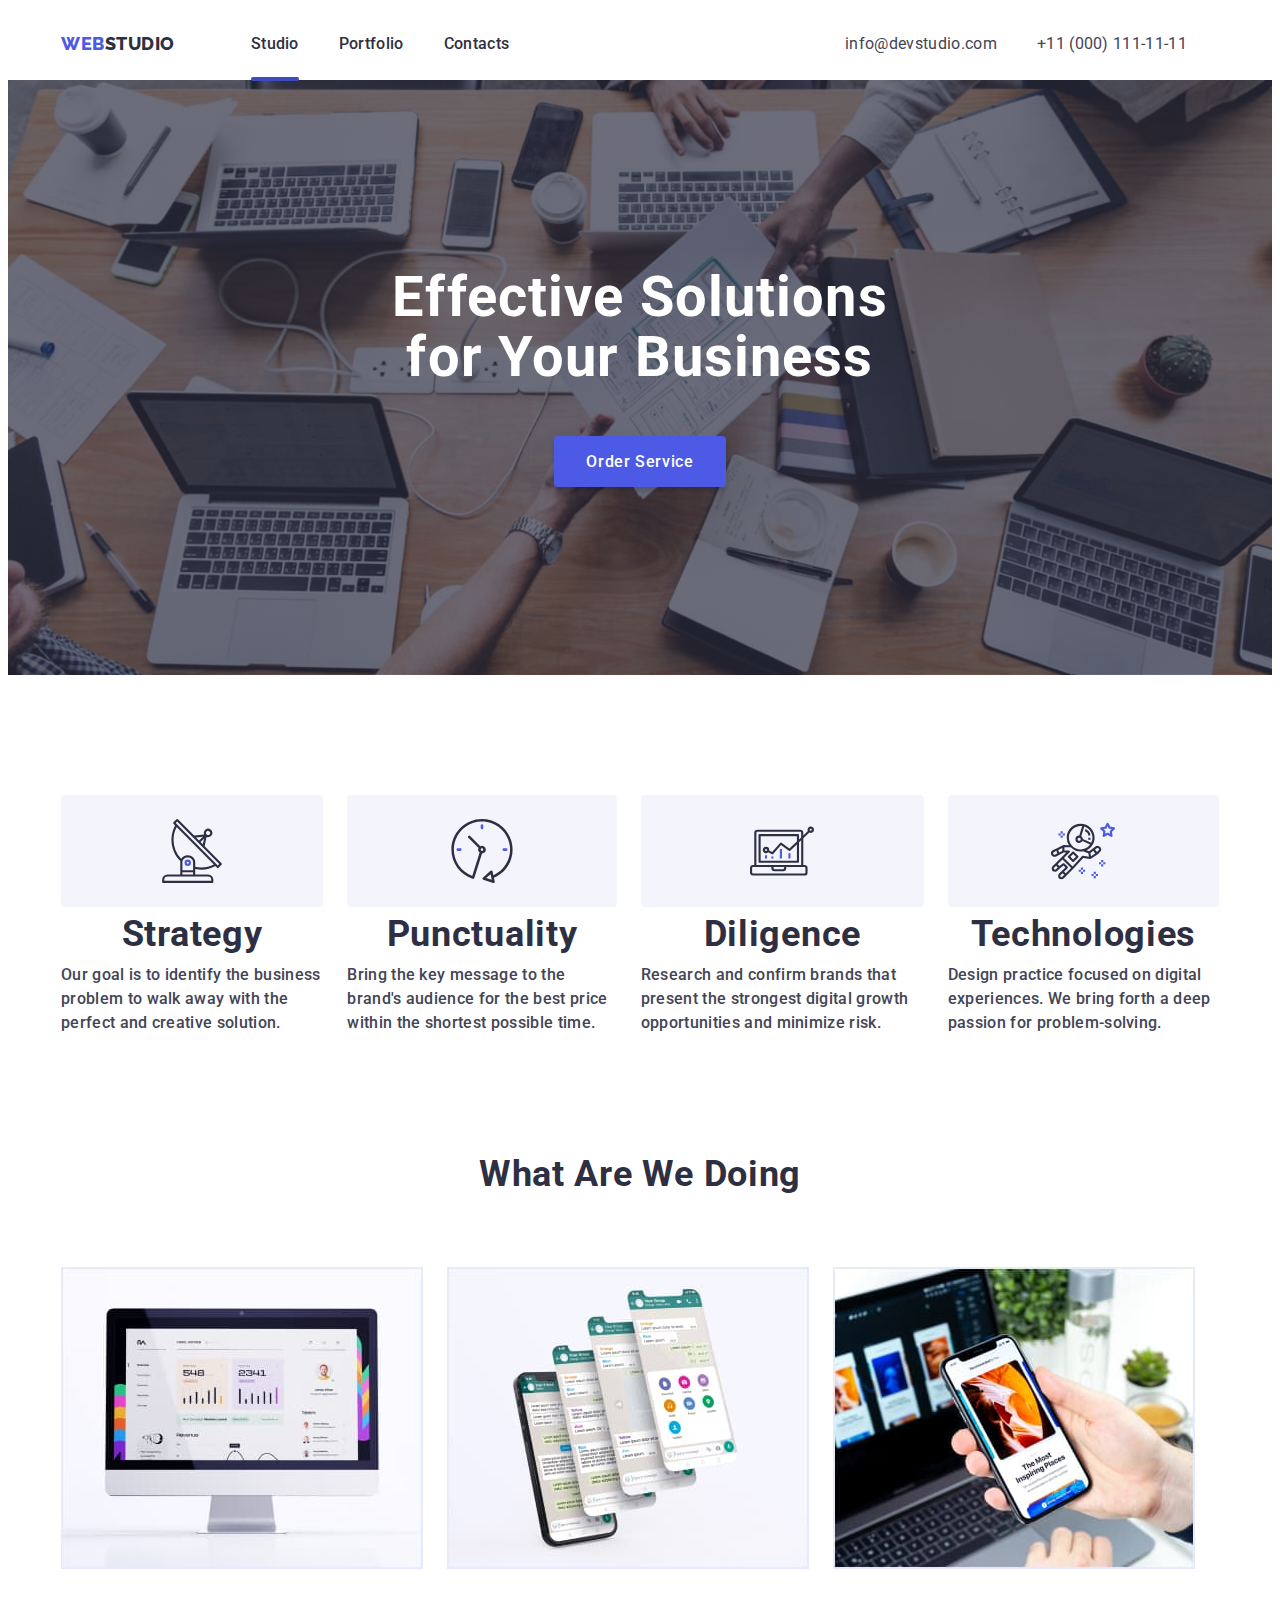
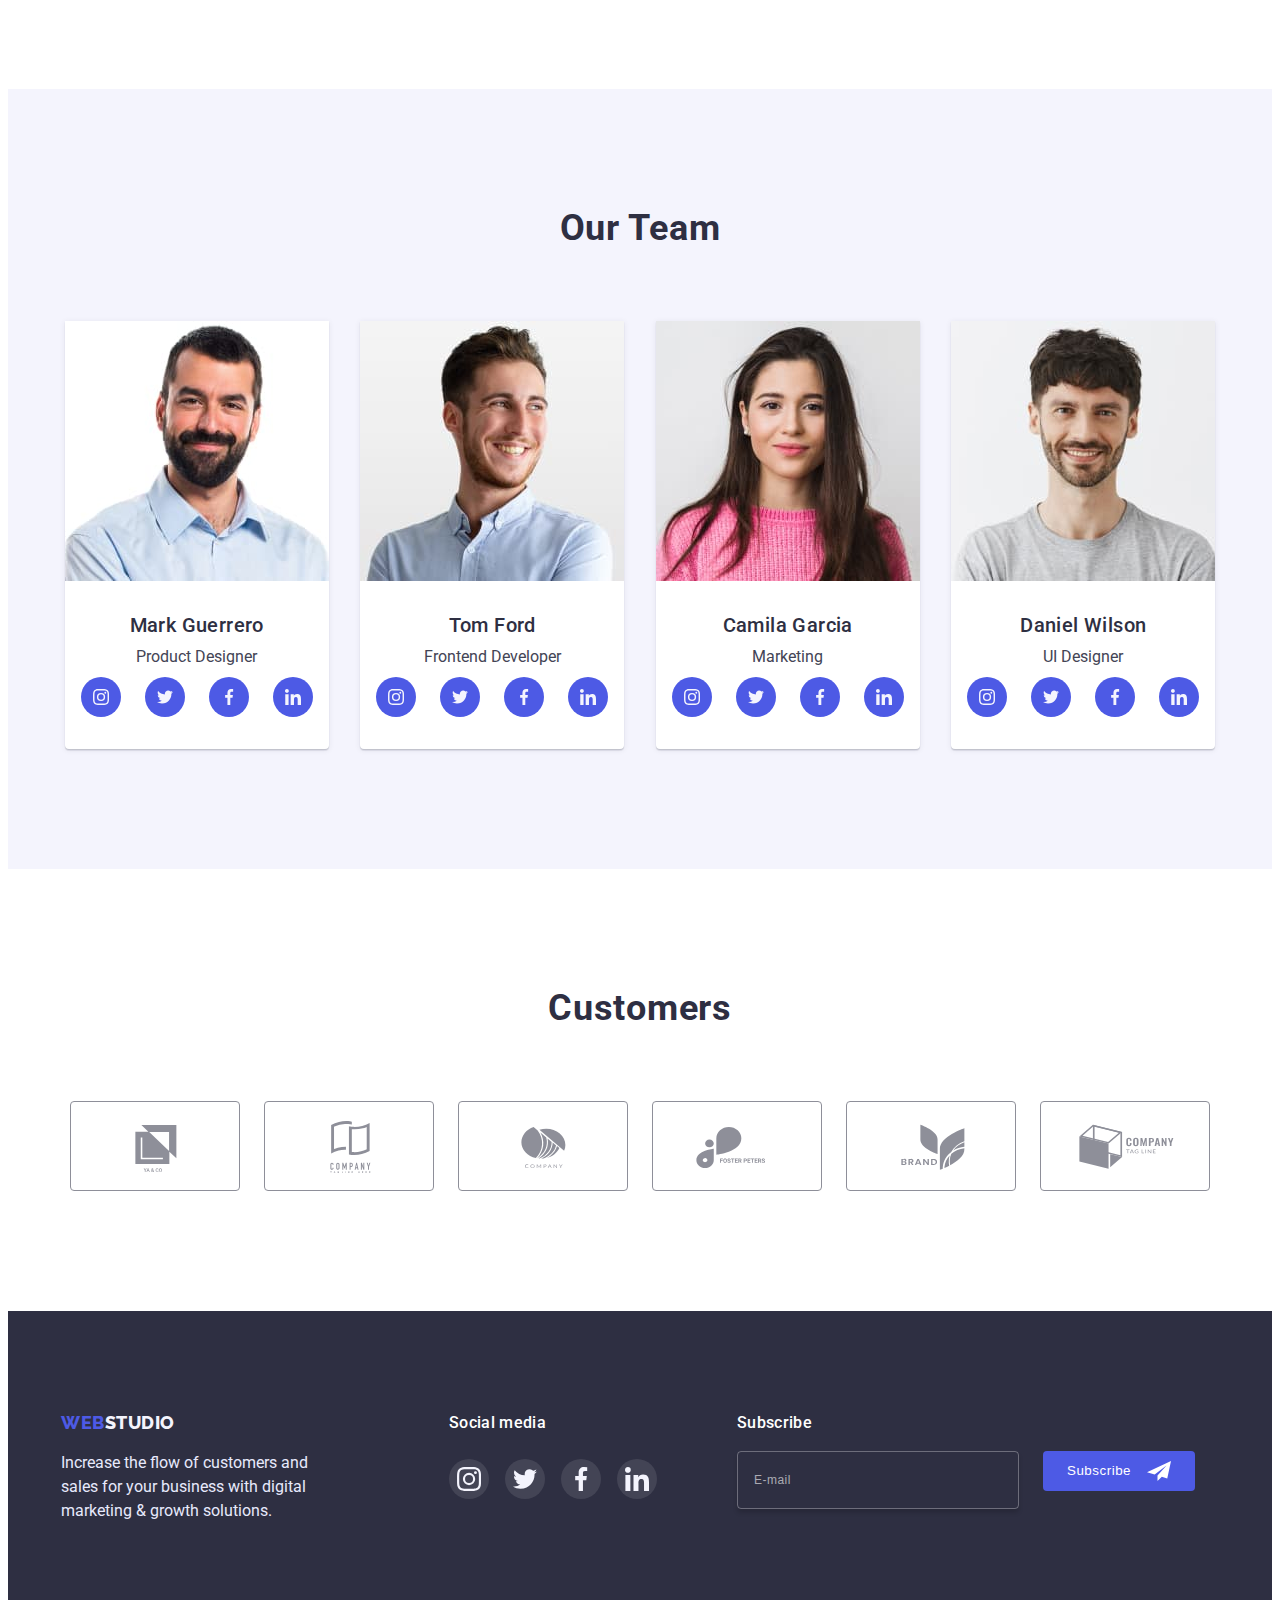
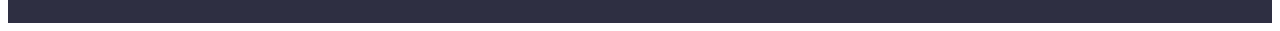
<file: index.html>
<!DOCTYPE html>
<html lang="en">
  <head>
    <meta charset="UTF-8" />
    <meta http-equiv="X-UA-Compatible" content="IE=edge" />
    <meta name="viewport" content="width=device-width, initial-scale=1.0" />
    <title>WebStudio</title>
    <link rel="preconnect" href="https://fonts.googleapis.com" />
    <link rel="preconnect" href="https://fonts.gstatic.com" crossorigin />
    <link
      href="https://fonts.googleapis.com/css2?family=Raleway:wght@800&family=Roboto:wght@400;500;700;900&display=swap"
      rel="stylesheet"
    />
    <link
      rel="stylesheet"
      href="https://cdnjs.cloudflare.com/ajax/libs/modern-normalize/1.1.0/modern-normalize.min.css"
      integrity="sha512-wpPYUAdjBVSE4KJnH1VR1HeZfpl1ub8YT/NKx4PuQ5NmX2tKuGu6U/JRp5y+Y8XG2tV+wKQpNHVUX03MfMFn9Q=="
      crossorigin="anonymous"
      referrerpolicy="no-referrer"
    />
    <link rel="stylesheet" href="./css/styles.css" />
  </head>
  <body>
    <!--Header-->
    <header class="page-header">
      <div class="container flex-container">
        <nav class="main-nav">
          <a href="./index.html" class="logo link">Web<span class="logo-header">Studio</span></a>

          <div class="menu">
            <ul class="list nav-list">
              <li class="nav-item">
                <a href="./index.html" class="link nav-title primary-acent current">Studio</a>
              </li>
              <li class="nav-item">
                <a href="./portfolio.html" class="link nav-title primary-acent">Portfolio</a>
              </li>
              <li class="nav-item">
                <a href="" class="link nav-title primary-acent">Contacts</a>
              </li>
            </ul>
          </div>
        </nav>

        <address class="nav-address">
          <a href="mailto:info@devstudio.com" class="link contact primary-acent"
            >info@devstudio.com</a
          >
          <a href="tel:+110001111111" class="link contact primary-acent">+11 (000) 111-11-11</a>
        </address>

        <button
          type="button"
          class="button-menu"
          width="32"
          height="22"
          aria-expanded="false"
          aria-controls="mobile-menu"
          data-menu-open
        >
          <svg width="32" height="22" class="svg-menu" aria-label="switch mobile menu">
            <use href="./images/icons.svg#icon-menu"></use>
          </svg>
        </button>
      </div>

      <!-- Mobile -->
      <div class="mob-menu is-hidden" data-menu>
        <div class="container container-menu">
          <button type="button" class="button-close" data-menu-close>
            <svg width="8" height="8" class="svg-close" aria-label="switch mobile menu">
              <use href="./images/icons.svg#icon-close-btn"></use>
            </svg>
          </button>

          <nav>
            <ul class="list mob-menu-list">
              <li class="mob-menu-item">
                <a href="./index.html" class="link mob-title primary-acent">Studio</a>
              </li>
              <li class="mob-menu-item">
                <a href="./portfolio.html" class="link mob-title primary-acent">Portfolio</a>
              </li>
              <li class="mob-menu-item">
                <a href="" class="link mob-title primary-acent">Contacts</a>
              </li>
            </ul>
          </nav>

          <div class="mob-contact">
            <address class="mob-menu-address">
              <a href="tel:+110001111111" class="link mob-tel">+11 (000) 111-11-11</a>
              <a href="mailto:info@devstudio.com" class="link mob-mail">info@devstudio.com</a>
            </address>

            <ul class="list team-social">
              <li>
                <a class="link social-link" href="" aria-label="Link instagram">
                  <svg class="social-icon" width="24" height="24">
                    <use href="./images/icons.svg#icon-team-instagram"></use>
                  </svg>
                </a>
              </li>
              <li>
                <a class="link social-link" href="" aria-label="Link twitter">
                  <svg class="social-icon" width="24" height="24">
                    <use href="./images/icons.svg#icon-team-twitter"></use>
                  </svg>
                </a>
              </li>
              <li>
                <a class="link social-link" href="" aria-label="Link facebook">
                  <svg class="social-icon" width="24" height="24">
                    <use href="./images/icons.svg#icon-team-facebook"></use>
                  </svg>
                </a>
              </li>
              <li>
                <a class="link social-link" href="" aria-label="Link linkedin">
                  <svg class="social-icon" width="24" height="24">
                    <use href="./images/icons.svg#icon-team-linkedin"></use>
                  </svg>
                </a>
              </li>
            </ul>
          </div>
        </div>

        <!-- End Mobile -->
      </div>
    </header>

    <main>
      <!-- Hero -->

      <section class="hero-section">
        <div class="container">
          <h1 class="title">Effective Solutions for Your Business</h1>
          <button type="button" class="button" data-modal-open>Order Service</button>
        </div>
      </section>

      <!-- Advantages of WebStudio -->
      <section class="advantages-section">
        <div class="container">
          <h2 class="visually-hidden">Advantages of WebStudio</h2>
          <ul class="list advantages-list">
            <li class="advantages-item">
              <div class="advantages-bgicon">
                <svg class="advantages-icon">
                  <use href="./images/icons.svg#icon-adv-antenna"></use>
                </svg>
              </div>
              <h3 class="title-container">Strategy</h3>
              <p class="advantages-text">
                Our goal is to identify the business problem to walk away with the perfect and
                creative solution.
              </p>
            </li>

            <li class="advantages-item">
              <div class="advantages-bgicon">
                <svg class="advantages-icon">
                  <use href="./images/icons.svg#icon-adv-clock"></use>
                </svg>
              </div>
              <h3 class="title-container">Punctuality</h3>
              <p class="advantages-text">
                Bring the key message to the brand's audience for the best price within the shortest
                possible time.
              </p>
            </li>

            <li class="advantages-item">
              <div class="advantages-bgicon">
                <svg class="advantages-icon">
                  <use href="./images/icons.svg#icon-adv-diagram"></use>
                </svg>
              </div>
              <h3 class="title-container">Diligence</h3>
              <p class="advantages-text">
                Research and confirm brands that present the strongest digital growth opportunities
                and minimize risk.
              </p>
            </li>

            <li class="advantages-item">
              <div class="advantages-bgicon">
                <svg class="advantages-icon">
                  <use href="./images/icons.svg#icon-adv-astronaut"></use>
                </svg>
              </div>

              <h3 class="title-container">Technologies</h3>
              <p class="advantages-text">
                Design practice focused on digital experiences. We bring forth a deep passion for
                problem-solving.
              </p>
            </li>
          </ul>
        </div>
      </section>

      <!-- Services -->
      <section class="services-section">
        <div class="container">
          <h2 class="services-title">What are we doing</h2>

          <ul class="list services-list">
            <li class="services-item">
              <img
                class="img"
                src="./images/photo-with-monitor.jpg"
                alt="Photo with monitor"
                srcset="./images/photo-with-monitor.jpg 1x, ./images/photo-with-monitor@2x.jpg 2x"
                width="360"
              />
            </li>
            <li class="services-item">
              <img
                class="img"
                src="./images/photo-with-phone.jpg"
                alt="Photo with phone"
                srcset="./images/photo-with-phone.jpg 1x, ./images/photo-with-phone@2x.jpg 2x"
                width="360"
              />
            </li>
            <li class="services-item">
              <img
                class="img"
                src="./images/phone-in-the-hands-of-a-person.jpg"
                alt="Phone in the hands of a person"
                srcset="
                  ./
                  images/phone-in-the-hands-of-a-person.jpg    1x,
                  ./images/phone-in-the-hands-of-a-person@2x.jpg 2x
                "
                width="360"
              />
            </li>
          </ul>
        </div>
      </section>

      <!-- Team -->
      <section class="team-section">
        <div class="container container-spec">
          <h2 class="team-title">Our Team</h2>
          <ul class="list team-list">
            <li class="team-item">
              <img
                class="img team-img"
                src="./images/team-mark.jpg"
                alt="Smiling man with a beard"
                srcset="./images/team-mark.jpg 1x, ./images/team-mark@2x.jpg 2x"
                width="264"
              />
              <div class="team-card">
                <h3 class="team-item-title">Mark Guerrero</h3>
                <p class="team-text">Product Designer</p>
                <ul class="list team-social">
                  <li>
                    <a class="link social-link" href="" aria-label="Link instagram">
                      <svg class="social-icon" width="16" height="16">
                        <use href="./images/icons.svg#icon-team-instagram"></use>
                      </svg>
                    </a>
                  </li>
                  <li>
                    <a class="link social-link" href="" aria-label="Link twitter">
                      <svg class="social-icon" width="16" height="16">
                        <use href="./images/icons.svg#icon-team-twitter"></use>
                      </svg>
                    </a>
                  </li>
                  <li>
                    <a class="link social-link" href="" aria-label="Link facebook">
                      <svg class="social-icon" width="16" height="16">
                        <use href="./images/icons.svg#icon-team-facebook"></use>
                      </svg>
                    </a>
                  </li>
                  <li>
                    <a class="link social-link" href="" aria-label="Link linkedin">
                      <svg class="social-icon" width="16" height="16">
                        <use href="./images/icons.svg#icon-team-linkedin"></use>
                      </svg>
                    </a>
                  </li>
                </ul>
              </div>
            </li>
            <li class="team-item">
              <img
                class="img team-img"
                src="./images/team-tom.jpg"
                alt="A young man looks to the side"
                srcset="./images/team-tom.jpg 1x, ./images/team-tom@2x.jpg 2x"
                width="264"
              />
              <div class="team-card">
                <h3 class="team-item-title">Tom Ford</h3>
                <p class="team-text">Frontend Developer</p>
                <ul class="list team-social">
                  <li>
                    <a class="link social-link" href="" aria-label="Link instagram">
                      <svg class="social-icon" width="16" height="16">
                        <use href="./images/icons.svg#icon-team-instagram"></use>
                      </svg>
                    </a>
                  </li>
                  <li>
                    <a class="link social-link" href="" aria-label="Link twitter">
                      <svg class="social-icon" width="16" height="16">
                        <use href="./images/icons.svg#icon-team-twitter"></use>
                      </svg>
                    </a>
                  </li>
                  <li>
                    <a class="link social-link" href="" aria-label="Link facebook">
                      <svg class="social-icon" width="16" height="16">
                        <use href="./images/icons.svg#icon-team-facebook"></use>
                      </svg>
                    </a>
                  </li>
                  <li>
                    <a class="link social-link" href="" aria-label="Link linkedin">
                      <svg class="social-icon" width="16" height="16">
                        <use href="./images/icons.svg#icon-team-linkedin"></use>
                      </svg>
                    </a>
                  </li>
                </ul>
              </div>
            </li>
            <li class="team-item">
              <img
                class="img team-img"
                src="./images/team-camila.jpg"
                alt="Brunette in a pink sweater"
                srcset="./images/team-camila.jpg 1x, ./images/team-camila@2x.jpg 2x"
                width="264"
              />
              <div class="team-card">
                <h3 class="team-item-title">Camila Garcia</h3>
                <p class="team-text">Marketing</p>
                <ul class="list team-social">
                  <li>
                    <a class="link social-link" href="" aria-label="Link instagram">
                      <svg class="social-icon" width="16" height="16">
                        <use href="./images/icons.svg#icon-team-instagram"></use>
                      </svg>
                    </a>
                  </li>
                  <li>
                    <a class="link social-link" href="" aria-label="Link twitter">
                      <svg class="social-icon" width="16" height="16">
                        <use href="./images/icons.svg#icon-team-twitter"></use>
                      </svg>
                    </a>
                  </li>
                  <li>
                    <a class="link social-link" href="" aria-label="Link facebook">
                      <svg class="social-icon" width="16" height="16">
                        <use href="./images/icons.svg#icon-team-facebook"></use>
                      </svg>
                    </a>
                  </li>
                  <li>
                    <a class="link social-link" href="" aria-label="Link linkedin">
                      <svg class="social-icon" width="16" height="16">
                        <use href="./images/icons.svg#icon-team-linkedin"></use>
                      </svg>
                    </a>
                  </li>
                </ul>
              </div>
            </li>
            <li class="team-item">
              <img
                class="img team-img"
                src="./images/team-dan.jpg"
                alt="Smiling young man"
                srcset="./images/team-dan.jpg 1x, ./images/team-daniel@2x.jpg 2x"
                width="264"
              />
              <div class="team-card">
                <h3 class="team-item-title">Daniel Wilson</h3>
                <p class="team-text">UI Designer</p>
                <ul class="list team-social">
                  <li>
                    <a class="link social-link" href="" aria-label="Link instagram">
                      <svg class="social-icon" width="16" height="16">
                        <use href="./images/icons.svg#icon-team-instagram"></use>
                      </svg>
                    </a>
                  </li>
                  <li>
                    <a class="link social-link" href="" aria-label="Link twitter">
                      <svg class="social-icon" width="16" height="16">
                        <use href="./images/icons.svg#icon-team-twitter"></use>
                      </svg>
                    </a>
                  </li>
                  <li>
                    <a class="link social-link" href="" aria-label="Link facebook">
                      <svg class="social-icon" width="16" height="16">
                        <use href="./images/icons.svg#icon-team-facebook"></use>
                      </svg>
                    </a>
                  </li>
                  <li>
                    <a class="link social-link" href="" aria-label="Link linkedin">
                      <svg class="social-icon" width="16" height="16">
                        <use href="./images/icons.svg#icon-team-linkedin"></use>
                      </svg>
                    </a>
                  </li>
                </ul>
              </div>
            </li>
          </ul>
        </div>
      </section>

      <!-- Customers -->
      <section class="customers-section">
        <div class="container container-spec">
          <h2 class="customers-title">Customers</h2>
          <ul class="list customers-list">
            <li class="customers-item">
              <a class="customers-link" href="">
                <svg class="customers-icon">
                  <use href="./images/icons.svg#icon-cust-one"></use>
                </svg>
              </a>
            </li>
            <li class="customers-item">
              <a class="customers-link" href="">
                <svg class="customers-icon">
                  <use href="./images/icons.svg#icon-cust-two"></use>
                </svg>
              </a>
            </li>
            <li class="customers-item">
              <a class="customers-link" href="">
                <svg class="customers-icon">
                  <use href="./images/icons.svg#icon-cust-three"></use>
                </svg>
              </a>
            </li>
            <li class="customers-item">
              <a class="customers-link" href="">
                <svg class="customers-icon">
                  <use href="./images/icons.svg#icon-cust-four"></use>
                </svg>
              </a>
            </li>
            <li class="customers-item">
              <a class="customers-link" href="">
                <svg class="customers-icon">
                  <use href="./images/icons.svg#icon-cust-five"></use>
                </svg>
              </a>
            </li>
            <li class="customers-item">
              <a class="customers-link" href="">
                <svg class="customers-icon">
                  <use href="./images/icons.svg#icon-cust-six"></use>
                </svg>
              </a>
            </li>
          </ul>
        </div>
      </section>
    </main>

    <!-- Footer -->
    <footer class="footer-section">
      <div class="container container-spec flex-container">
        <div class="footer-webstudio">
          <a href="./index.html" class="logo link">Web <span class="logo-footer">Studio</span></a>
          <p class="text-footer">
            Increase the flow of customers and sales for your business with digital marketing &
            growth solutions.
          </p>
        </div>

        <div class="social-media">
          <h2 class="social-title">Social media</h2>
          <ul class="list social-list">
            <li>
              <a class="link social-link" href="" aria-label="Link instagram">
                <svg class="social-icon" width="24" height="24">
                  <use href="./images/icons.svg#icon-team-instagram"></use>
                </svg>
              </a>
            </li>
            <li>
              <a class="link social-link" href="" aria-label="Link twitter">
                <svg class="social-icon" width="24" height="24">
                  <use href="./images/icons.svg#icon-team-twitter"></use>
                </svg>
              </a>
            </li>
            <li>
              <a class="link social-link" href="" aria-label="Link facebook">
                <svg class="social-icon" width="24" height="24">
                  <use href="./images/icons.svg#icon-team-facebook"></use>
                </svg>
              </a>
            </li>
            <li>
              <a class="link social-link" href="" aria-label="Link linkedin">
                <svg class="social-icon" width="24" height="24">
                  <use href="./images/icons.svg#icon-team-linkedin"></use>
                </svg>
              </a>
            </li>
          </ul>
        </div>

        <div class="subscribe">
          <h2 class="subscribe-title">Subscribe</h2>
          <form class="subscribe-form" name="subscribe-form" autocomplete="on">
            <input class="subscribe-input" type="email" name="subscribe" placeholder="E-mail" />

            <button type="submit" class="subscribe-btn">
              Subscribe
              <svg class="subscribe-icon">
                <use href="./images/icons.svg#icon-fly"></use>
              </svg>
            </button>
          </form>
        </div>
      </div>
    </footer>

    <!-- Modal -->
    <div class="backdrop is-hidden" data-modal>
      <div class="modal">
        <button type="button" class="modal-btn" data-modal-close>
          <svg class="svg-close">
            <use href="./images/icons.svg#icon-close-btn"></use>
          </svg>
        </button>
        <h2 class="modal-request">Leave your contacts and we will call you back</h2>
        <form name="modal-contact" autocomplete="on">
          <label class="contact-label">
            <span class="contact-text">Name</span>
            <div class="inp-svg">
              <input class="contact-input contact-border" type="text" name="user-name" />
              <svg class="contact-svg">
                <use href="./images/icons.svg#icon-person-black"></use>
              </svg>
            </div>
          </label>

          <label class="contact-label">
            <span class="contact-text">Phone</span>
            <div class="inp-svg">
              <input class="contact-input contact-border" type="tel" name="user-tel" />
              <svg class="contact-svg">
                <use href="./images/icons.svg#icon-phone-black"></use>
              </svg>
            </div>
          </label>

          <label class="contact-label">
            <span class="contact-text">Email</span>
            <div class="inp-svg">
              <input class="contact-input contact-border" type="email" name="user-email" />
              <svg class="contact-svg">
                <use href="./images/icons.svg#icon-email-black"></use>
              </svg>
            </div>
          </label>

          <label class="contact-label">
            <span class="contact-text">Comment</span>
            <textarea
              class="contact-textarea contact-border"
              name="contact-coment"
              placeholder="Text input"
            ></textarea>
          </label>

          <label class="label-accept">
            <input
              class="visually-hidden input-accept"
              type="checkbox"
              name="accept"
              value="accept"
            />
            <span class="check-icon">
              <svg class="chek-svg">
                <use href="./images/icons.svg#icon-checkbox-click"></use>
              </svg>
            </span>
            <p class="text-accept">
              I accept the terms and conditions of the
              <a href="" class="link-accept">Privacy Policy</a>
            </p>
          </label>
          <button class="btn-accept" type="submit">Send</button>
        </form>
      </div>
    </div>
    <!-- End Modal -->

    <script src="./js/modal.js"></script>
    <script src="./js/mobile-menu.js"></script>
  </body>
</html>
</file>
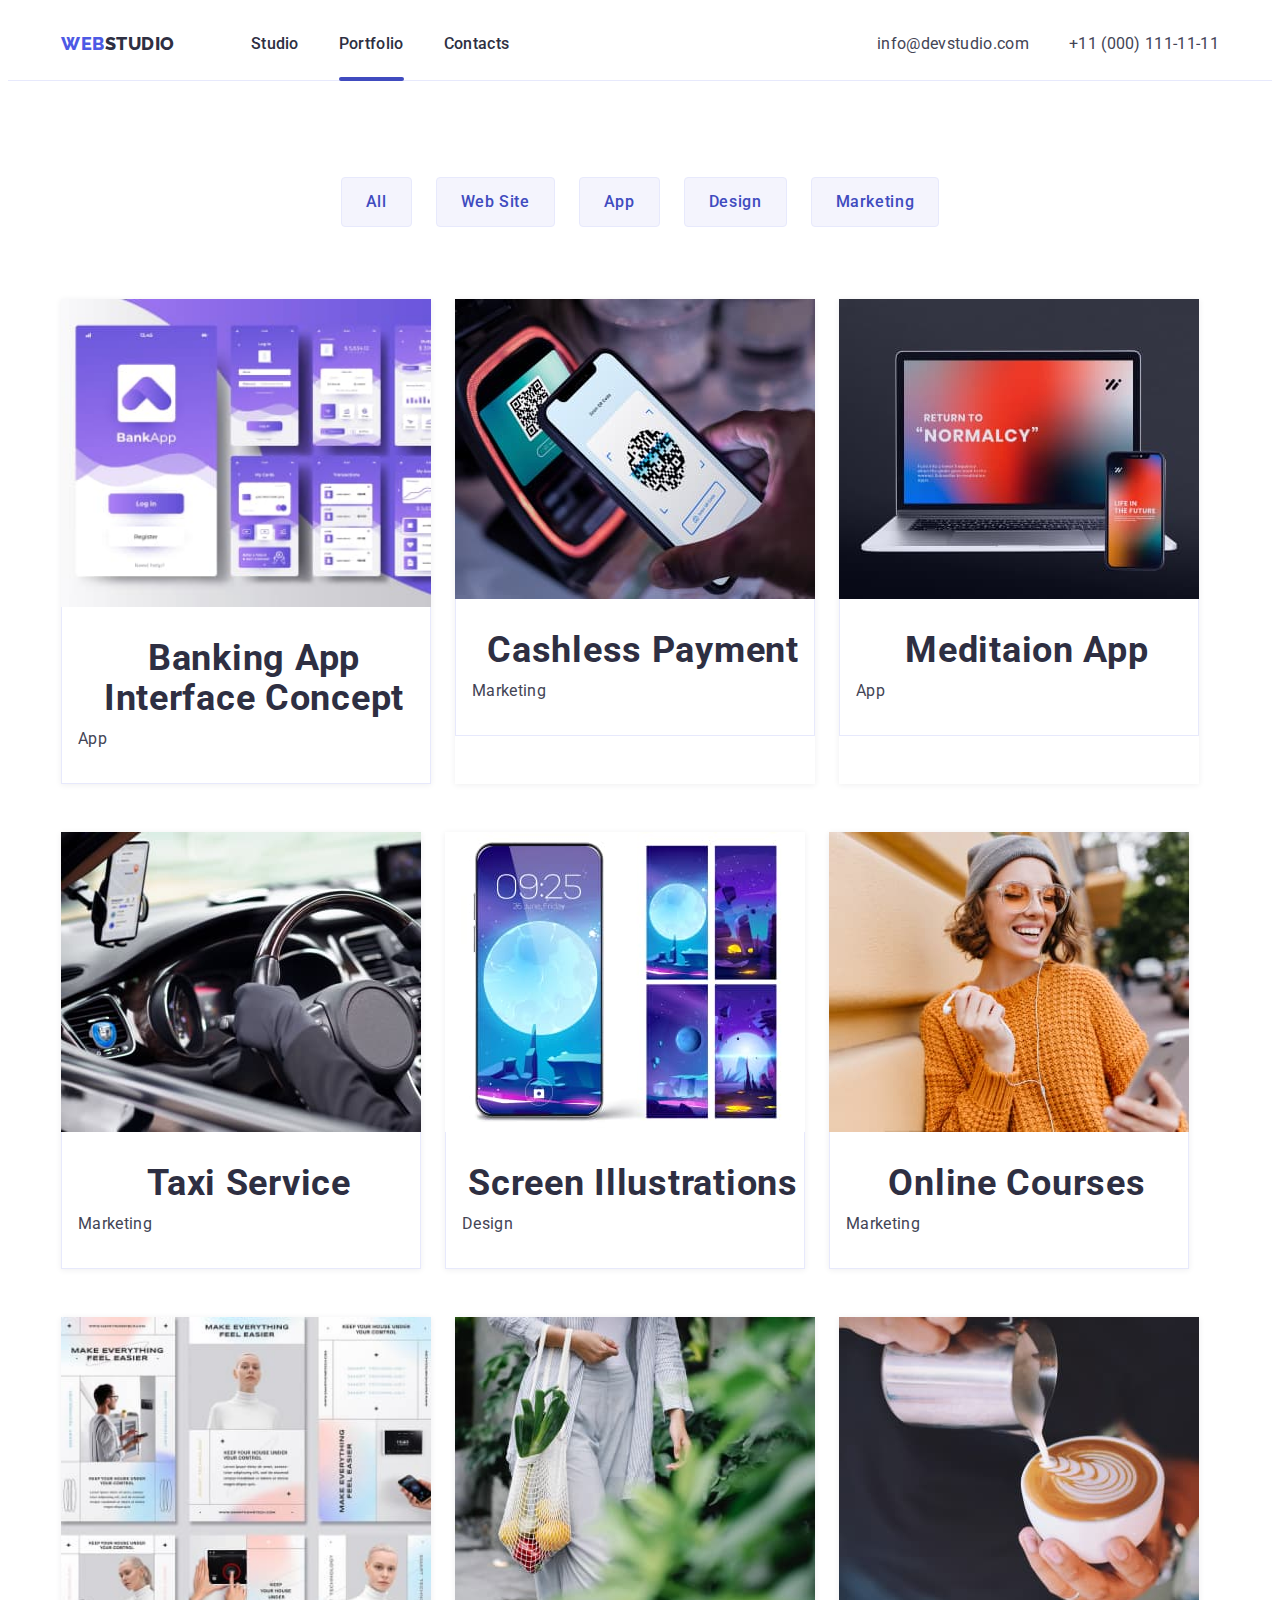
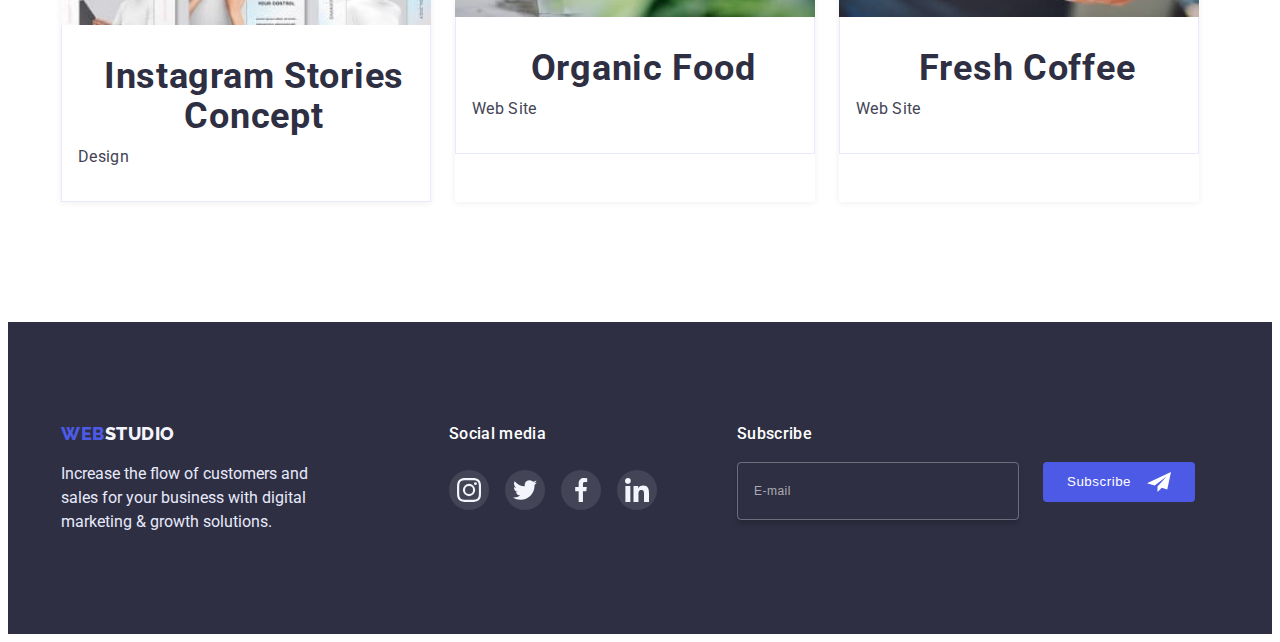
<file: portfolio.html>
<!DOCTYPE html>
<html lang="en">
  <head>
    <meta charset="UTF-8" />
    <meta http-equiv="X-UA-Compatible" content="IE=edge" />
    <meta name="viewport" content="width=device-width, initial-scale=1.0" />
    <title>Document</title>
    <link rel="preconnect" href="https://fonts.googleapis.com" />
    <link rel="preconnect" href="https://fonts.gstatic.com" crossorigin />
    <link
      href="https://fonts.googleapis.com/css2?family=Raleway:wght@800&family=Roboto:wght@400;500;700;900&display=swap"
      rel="stylesheet"
    />
    <link rel="stylesheet" href="https://cdnjs.cloudflare.com/ajax/libs/modern-normalize/1.1.0/modern-normalize.min.css" integrity="sha512-wpPYUAdjBVSE4KJnH1VR1HeZfpl1ub8YT/NKx4PuQ5NmX2tKuGu6U/JRp5y+Y8XG2tV+wKQpNHVUX03MfMFn9Q==" crossorigin="anonymous" referrerpolicy="no-referrer" />
    <link rel="stylesheet" href="./css/styles.css" />
  </head>
  <body>
    <!--Header-->
    <header class="border">
      <div class="container flex-container">
        <nav class="main-nav">
          <a href="./index.html" class="logo link">Web <span class="logo-header">Studio</span></a>

          <ul class="list nav-list">
            <li class="nav-item">
              <a href="./index.html" class="link nav-title primary-acent">Studio</a>
            </li>
            <li class="nav-item">
              <a href="./portfolio.html" class="link nav-title primary-acent current">Portfolio</a>
            </li>
            <li class="nav-item">
              <a href="" class="link nav-title primary-acent">Contacts</a>
            </li>
          </ul>
        </nav>

        <address class="nav-address">
          <a href="mailto:info@devstudio.com" class="link contact primary-acent"
            >info@devstudio.com</a
          >
          <a href="tel:+110001111111" class="link contact primary-acent">+11 (000) 111-11-11</a>
        </address>
      </div>
    </header>

    <!-- Main -->
    <main>
      <section class="portfolio-section">
        <div class="container">
          <h1 class="visually-hidden">Works WebStudio</h1>

          <!-- list 1 -->
          <ul class="list filter-list">
            <li class="filter-item">
              <button type="button" class="button-portfolio">All</button>
            </li>
            <li class="filter-item">
              <button type="button" class="button-portfolio">Web Site</button>
            </li>
            <li class="filter-item">
              <button type="button" class="button-portfolio">App</button>
            </li>
            <li class="filter-item">
              <button type="button" class="button-portfolio">Design</button>
            </li>
            <li class="filter-item">
              <button type="button" class="button-portfolio">Marketing</button>
            </li>
          </ul>

          <!-- list 2 -->
          <ul class="card-list">
            <li class="card-item primary-acent list">
              <a href="" class="link card-link">
                <div class="card-overlay">
                  <img
                    class="img"
                    src="./images/banking-app.jpg"
                    alt="Photo banking App"
                    width="360"
                    height="300"
                  />
                  <div class="card-thumb">
                    <p class="thumb-text">
                      14 Stylish and User-Friendly App Design Concepts · Task Manager App · Calorie
                      Tracker App · Exotic Fruit Ecommerce App · Cloud Storage App
                    </p>
                  </div>
                </div>

                <div class="card-text">
                  <h2 class="title-container primary-acent">Banking App Interface Concept</h2>
                  <p class="text-portfolio primary-acent">App</p>
                </div>
              </a>
            </li>
            <li class="card-item primary-acent list">
              <a href="" class="link card-link">
                <div class="card-overlay">
                  <img
                    class="img"
                    src="./images/cashless-payment.jpg"
                    alt="Phone with QR code"
                    width="360"
                    height="300"
                  />
                  <div class="card-thumb">
                    <p class="thumb-text">
                      14 Stylish and User-Friendly App Design Concepts · Task Manager App · Calorie
                      Tracker App · Exotic Fruit Ecommerce App · Cloud Storage App
                    </p>
                  </div>
                </div>

                <div class="card-text">
                  <h2 class="title-container primary-acent">Cashless Payment</h2>
                  <p class="text-portfolio primary-acent">Marketing</p>
                </div>
              </a>
            </li>
            <li class="card-item primary-acent list">
              <a href="" class="link card-link">
                <div class="card-overlay">
                  <img
                    class="img"
                    src="./images/meditaion-app.jpg"
                    alt="App on phone and laptop"
                    width="360"
                    height="300"
                  />
                  <div class="card-thumb">
                    <p class="thumb-text">
                      14 Stylish and User-Friendly App Design Concepts · Task Manager App · Calorie
                      Tracker App · Exotic Fruit Ecommerce App · Cloud Storage App
                    </p>
                  </div>
                </div>

                <div class="card-text">
                  <h2 class="title-container primary-acent">Meditaion App</h2>
                  <p class="text-portfolio primary-acent">App</p>
                </div>
              </a>
            </li>
            <li class="card-item primary-acent list">
              <a href="" class="link card-link">
                <div class="card-overlay">
                  <img
                    class="img"
                    src="./images/taxi.jpg"
                    alt="The man behind the wheel of a black car"
                    width="360"
                    height="300"
                  />
                  <div class="card-thumb">
                    <p class="thumb-text">
                      14 Stylish and User-Friendly App Design Concepts · Task Manager App · Calorie
                      Tracker App · Exotic Fruit Ecommerce App · Cloud Storage App
                    </p>
                  </div>
                </div>

                <div class="card-text">
                  <h2 class="title-container primary-acent">Taxi Service</h2>
                  <p class="text-portfolio primary-acent">Marketing</p>
                </div>
              </a>
            </li>
            <li class="card-item primary-acent list">
              <a href="" class="link card-link">
                <div class="card-overlay">
                  <img
                    class="img"
                    src="./images/screen-illustrations.jpg"
                    alt="Phone with picture-theme"
                    width="360"
                    height="300"
                  />
                  <div class="card-thumb">
                    <p class="thumb-text">
                      14 Stylish and User-Friendly App Design Concepts · Task Manager App · Calorie
                      Tracker App · Exotic Fruit Ecommerce App · Cloud Storage App
                    </p>
                  </div>
                </div>

                <div class="card-text">
                  <h2 class="title-container primary-acent">Screen Illustrations</h2>
                  <p class="text-portfolio primary-acent">Design</p>
                </div>
              </a>
            </li>
            <li class="card-item primary-acent list">
              <a href="" class="link card-link">
                <div class="card-overlay">
                  <img
                    class="img"
                    src="./images/online-courses.jpg"
                    alt="Girl in orange pullover"
                    width="360"
                    height="300"
                  />
                  <div class="card-thumb">
                    <p class="thumb-text">
                      14 Stylish and User-Friendly App Design Concepts · Task Manager App · Calorie
                      Tracker App · Exotic Fruit Ecommerce App · Cloud Storage App
                    </p>
                  </div>
                </div>

                <div class="card-text">
                  <h2 class="title-container primary-acent">Online Courses</h2>
                  <p class="text-portfolio primary-acent">Marketing</p>
                </div>
              </a>
            </li>
            <li class="card-item primary-acent list">
              <a href="" class="link card-link">
                <div class="card-overlay">
                  <img
                    class="img"
                    src="./images/instagram-stories-concept.jpg"
                    alt="Illustrations in one color theme"
                    width="360"
                    height="300"
                  />
                  <div class="card-thumb">
                    <p class="thumb-text">
                      14 Stylish and User-Friendly App Design Concepts · Task Manager App · Calorie
                      Tracker App · Exotic Fruit Ecommerce App · Cloud Storage App
                    </p>
                  </div>
                </div>

                <div class="card-text">
                  <h2 class="title-container primary-acent">Instagram Stories Concept</h2>
                  <p class="text-portfolio primary-acent">Design</p>
                </div>
              </a>
            </li>
            <li class="card-item primary-acent list">
              <a href="" class="link card-link">
                <div class="card-overlay">
                  <img
                    class="img"
                    src="./images/organic-food.jpg"
                    alt="The girl carries vegetables and fruits"
                    width="360"
                    height="300"
                  />
                  <div class="card-thumb">
                    <p class="thumb-text">
                      14 Stylish and User-Friendly App Design Concepts · Task Manager App · Calorie
                      Tracker App · Exotic Fruit Ecommerce App · Cloud Storage App
                    </p>
                  </div>
                </div>

                <div class="card-text">
                  <h2 class="title-container primary-acent">Organic Food</h2>
                  <p class="text-portfolio primary-acent">Web Site</p>
                </div>
              </a>
            </li>
            <li class="card-item primary-acent list">
              <a href="" class="link card-link">
                <div class="card-overlay">
                  <img
                    class="img"
                    src="./images/fresh-coffee.jpg"
                    alt="Barment makes coffee with foam"
                    width="360"
                    height="300"
                  />
                  <div class="card-thumb">
                    <p class="thumb-text">
                      14 Stylish and User-Friendly App Design Concepts · Task Manager App · Calorie
                      Tracker App · Exotic Fruit Ecommerce App · Cloud Storage App
                    </p>
                  </div>
                </div>

                <div class="card-text">
                  <h2 class="title-container primary-acent">Fresh Coffee</h2>
                  <p class="text-portfolio primary-acent">Web Site</p>
                </div>
              </a>
            </li>
          </ul>
        </div>
      </section>
    </main>

    <!-- Footer -->
    <footer class="footer-section">
      <div class="container flex-container">
        <div>
          <a href="./index.html" class="logo link">Web <span class="logo-footer">Studio</span></a>
          <p class="text-footer">
            Increase the flow of customers and sales for your business with digital marketing &
            growth solutions.
          </p>
        </div>

        <div class="social-media">
          <h2 class="social-title">Social media</h2>
          <ul class="list social-list">
            <li>
              <a class="link social-link" href="" aria-label="Link instagram">
                <svg class="social-icon" width="24" height="24">
                  <use href="./images/icons.svg#icon-team-instagram"></use>
                </svg>
              </a>
            </li>
            <li>
              <a class="link social-link" href="" aria-label="Link twitter">
                <svg class="social-icon" width="24" height="24">
                  <use href="./images/icons.svg#icon-team-twitter"></use>
                </svg>
              </a>
            </li>
            <li>
              <a class="link social-link" href="" aria-label="Link facebook">
                <svg class="social-icon" width="24" height="24">
                  <use href="./images/icons.svg#icon-team-facebook"></use>
                </svg>
              </a>
            </li>
            <li>
              <a class="link social-link" href="" aria-label="Link linkedin">
                <svg class="social-icon" width="24" height="24">
                  <use href="./images/icons.svg#icon-team-linkedin"></use>
                </svg>
              </a>
            </li>
          </ul>
        </div>

        <div class="subscribe">
          <h2 class="subscribe-title">Subscribe</h2>
          <form class="subscribe-form" name="subscribe-form" autocomplete="on">
            <input class="subscribe-input" type="email" name="subscribe" placeholder="E-mail" />

            <button type="submit" class="subscribe-btn">
              Subscribe
              <svg class="subscribe-icon">
                <use href="./images/icons.svg#icon-fly"></use>
              </svg>
            </button>
          </form>
        </div>
      </div>
    </footer>
  </body>
</html>
</file>
<file: css/styles.css>
:root {
  --title-color: #2e2f42;
  --primary-text-color: #434455;
  --acent-color: #4d5ae5;
  --button-acent: #404bbf;
  --white: #ffffff;
  --additional-color: #e7e9fc;
  --additional-secondary-color: #f4f4fd;
  --additional-light-grey: #8e8f99;
  --teel: #31d0aa;
  --modal-color: #fcfcfc;
}

body {
  font-family: 'Roboto', sans-serif;
  font-weight: 400;
  font-size: 16px;
  line-height: 1.5;

  color: var(--primary-text-color);
}

.link {
  text-decoration: none;
}

.list {
  list-style: none;
  padding: 0;
  margin: 0;
}

.container {
  max-width: 428px;
  padding-left: 15px;
  padding-right: 15px;
  margin-right: auto;
  margin-left: auto;
}

@media screen and (min-width: 768px) {
  .container {
    max-width: 768px;
  }
}

@media screen and (min-width: 768px) and (max-width: 1158px) {
  .container-spec {
    max-width: 582px;
    padding-left: 15px;
    padding-right: 15px;
    margin-left: auto;
    margin-right: auto;
  }
}

@media screen and (min-width: 1158px) {
  .container {
    max-width: 1158px;
  }
}

.border {
  background-color: var(--white);
  border-bottom: 1px solid var(--additional-color);
}

.flex-container {
  display: flex;
}

.page-header > .flex-container {
  justify-content: space-between;
}

@media screen and (min-width: 768px) {
  .current::after {
    content: '';
    position: absolute;
    left: 0;
    bottom: -3.5px;

    width: 100%;
    height: 4px;
    background-color: var(--button-acent);
    border-radius: 2px;
  }
}

/* Header */

/* Logo */

.logo {
  font-family: 'Raleway', sans-serif;
  font-weight: 800;
  font-size: 18px;
  line-height: 1.33;
  color: var(--acent-color);

  display: flex;
  align-items: center;
  letter-spacing: 0.03em;
  text-transform: uppercase;
}

.logo-header {
  color: var(--title-color);
}

.main-nav .logo {
  padding-top: 24px;
  padding-bottom: 24px;
}

.logo-footer {
  color: var(--additional-secondary-color);
  background-color: var(--title-color);
}

/* Site Nav*/
.main-nav {
  display: flex;
  align-items: center;
}

.nav-list {
  display: flex;
  column-gap: 40px;
  margin-left: 76px;
}

.nav-title {
  position: relative;
  padding-top: 24px;
  padding-bottom: 24px;

  font-family: inherit;
  font-weight: 500;
  letter-spacing: 0.02em;
  color: var(--title-color);
}

.primary-acent {
  transition: color 250ms cubic-bezier(0.4, 0, 0.2, 1);
}

.primary-acent:hover,
.primary-acent:focus {
  color: var(--button-acent);
}

.contact,
.text-portfolio {
  font-family: inherit;
  font-weight: 400;
  letter-spacing: 0.02em;

  color: var(--primary-text-color);
}

@media screen and (max-width: 768px) {
  .main-nav > .menu,
  .flex-container > .nav-address {
    display: none;
  }
}

@media screen and (min-width: 768px) {
  .nav-address {
    display: flex;
    flex-direction: column;
    column-gap: 0;
    justify-content: center;
    margin-left: auto;
    font-style: normal;
  }
}

@media screen and (min-width: 1158px) {
  .contact {
    padding-top: 24px;
    padding-bottom: 24px;
  }

  .nav-address {
    flex-direction: row;
    column-gap: 40px;
  }
}

/* ---Mobile ----*/
.mob-menu {
  position: fixed;
  top: 0;
  left: 0;
  z-index: 2;
  width: 100%;
  height: 100%;
  padding-top: 80px;
  padding-bottom: 40px;

  background-color: var(--white);
}

.container-menu {
  display: flex;
  flex-direction: column;
  justify-content: space-between;

  height: 100%;
  padding-left: 40px;
}

.mob-menu-item {
  font-weight: 700;
  font-size: 36px;
  line-height: 1.11;
  letter-spacing: 0.02em;
  text-transform: capitalize;

  color: var(--title-color);
  margin-bottom: 40px;
}

.mob-menu-item:nth-child(3) {
  color: var(--acent-color);
  margin-bottom: 0;
}

.mob-menu-item:hover,
.mob-menu-item:focus {
  color: var(--acent-color);
}

.mob-menu-address {
  font-style: normal;
}

.mob-title {
  font-family: inherit;
  font-weight: 500;
  letter-spacing: 0.02em;
  color: var(--title-color);
}

.mob-tel {
  display: inline-block;
  margin-bottom: 40px;
  font-weight: 600;
  font-size: 36px;
  line-height: 1.11;
  text-transform: capitalize;
  color: var(--acent-color);

  transition: color 250ms cubic-bezier(0.4, 0, 0.2, 1);
}

.mob-mail {
  display: inline-block;
  margin-bottom: 48px;
  font-weight: 500;
  font-size: 20px;
  line-height: 1.2;
  letter-spacing: 0.02em;
  color: var(--primary-text-color);
  transition: color 250ms cubic-bezier(0.4, 0, 0.2, 1);
}

.mob-tel:hover,
.mob-tel:focus,
.mob-mail:hover,
.mob-mail:focus {
  color: var(--acent-color);
}

.mob-contact > .team-social {
  justify-content: space-between;
}

.button-close {
  position: absolute;
  top: 40px;
  right: 40px;
}

.mob-menu.is-hidden {
  opacity: 0;
  pointer-events: none;
  visibility: hidden;
}

.mob-menu.is-hidden .modal {
  transform: skale (1.5);
}

@media screen and (min-width: 768px) {
  .mob-menu,
  .svg-menu {
    display: none;
  }
}

/* Hero */
.hero-section {
  background-color: var(--title-color);
  padding-top: 112px;
  padding-bottom: 112px;
  margin-left: auto;
  margin-right: auto;

  text-align: center;
  background-image: linear-gradient(rgba(46, 47, 66, 0.7), rgba(46, 47, 66, 0.7)),
    url(../images/mob-hero.jpg);
  background-repeat: no-repeat;
  background-position: center;
  background-size: cover;
}

@media (min-device-pixel-ratio: 2) and (min-width: 320px) and (max-width: 428px),
  (-webkit-min-device-pixel-ratio: 2) and (min-width: 320px) and (max-width: 428px),
  (-o-min-device-pixel-ratio: 2/1) and (min-width: 320px) and (max-width: 428px),
  (min-resolution: 192dpi) and (min-width: 320px) and (max-width: 428px),
  (min-resolution: 2dppx) and (min-width: 320px) and (max-width: 428px) {
  .hero-section {
    background-image: linear-gradient(rgba(46, 47, 66, 0.7), rgba(46, 47, 66, 0.7)),
      url(../images/mob-hero@2x.jpg);
  }
}

@media screen and (min-width: 429px) and (max-width: 768px) {
  .hero-section {
    background-image: linear-gradient(rgba(46, 47, 66, 0.7), rgba(46, 47, 66, 0.7)),
      url(../images/tab-hero.jpg);
  }
}

@media screen and (min-width: 768px) {
  .hero-section {
    padding-top: 111px;
    padding-bottom: 108px;
  }
}

@media (min-device-pixel-ratio: 2) and (min-width: 429px) and (max-width: 768px),
  (-webkit-min-device-pixel-ratio: 2) and (min-width: 429px) and (max-width: 768px),
  (-o-min-device-pixel-ratio: 2/1) and (min-width: 429px) and (max-width: 768px),
  (min-resolution: 192dpi) and (min-width: 429px) and (max-width: 768px),
  (min-resolution: 2dppx) and (min-width: 429px) and (max-width: 768px) {
  .hero-section {
    background-image: linear-gradient(rgba(46, 47, 66, 0.7), rgba(46, 47, 66, 0.7)),
      url(../images/tab-hero@2x.jpg);
  }
}

@media screen and (min-width: 769px) {
  .hero-section {
    background-image: linear-gradient(rgba(46, 47, 66, 0.7), rgba(46, 47, 66, 0.7)),
      url(../images/hero-photo.jpg);
  }
}

@media screen and (min-width: 1158px) {
  .hero-section {
    padding-top: 188px;
    padding-bottom: 188px;
    max-width: 1440px;
  }

  @media (min-device-pixel-ratio: 2) and (min-width: 769px),
    (-webkit-min-device-pixel-ratio: 2) and (min-width: 769px),
    (-o-min-device-pixel-ratio: 2/1) and (min-width: 769px),
    (min-resolution: 192dpi) and (min-width: 769px),
    (min-resolution: 2dppx) and (min-width: 769px) {
    .hero-section {
      background-image: linear-gradient(rgba(46, 47, 66, 0.7), rgba(46, 47, 66, 0.7)),
        url(../images/hero-photo@2x.jpg);
    }
  }
}

.title-container,
.team-item-title,
.title {
  font-size: 36px;
  font-weight: 700;
  line-height: 1.11;
  letter-spacing: 0.02em;
  text-align: center;
}

.title {
  margin-top: 0;
  margin-bottom: 72px;
  margin-left: auto;
  margin-right: auto;
  max-width: 320px;

  color: var(--white);
}

@media screen and (min-width: 768px) {
  .title {
    max-width: 496px;
    margin-bottom: 40px;
    font-weight: 700;
    font-size: 56px;
    line-height: 1.07;
    letter-spacing: 0.02em;
  }
}

@media screen and (min-width: 1158px) {
  .title {
    margin-bottom: 48px;
  }
}

.button {
  min-width: 169px;
  display: inline-block;
  padding: 16px 32px;

  cursor: pointer;
  font-family: inherit;
  font-weight: 500;
  font-size: 16px;
  line-height: 1.19;
  letter-spacing: 0.04em;
  color: var(--white);
  background-color: var(--acent-color);
  box-shadow: 0px 4px 4px rgba(0, 0, 0, 0.15);
  border-radius: 4px;
  border-style: none;

  transition: background-color 250ms cubic-bezier(0.4, 0, 0.2, 1);
}

.button:focus,
.button:hover,
.btn-accept:hover,
.btn-accept:focus {
  background-color: var(--button-acent);
}

/* MoBile */
.button-menu {
  display: inline-flex;

  width: 32px;
  height: 22px;
  padding: 24px 0px 24px 0px;
  margin: 0;
  border: none;
  background-color: transparent;
}

.svg-menu {
  stroke-width: 3px;
  stroke: var(--title-color);
}

/* Advantages */

.advantages-section,
.customers-section,
.footer-section {
  padding-top: 96px;
  padding-bottom: 96px;
}

@media screen and (min-width: 1158px) {
  .advantages-section {
    padding-top: 120px;
    padding-bottom: 0;
  }
}

.visually-hidden {
  bord-itemer: 0;
  clip: rect(0 0 0 0);
  clip-path: inset(50%);
  height: 1px;
  margin: -1px;
  overflow: hidden;
  padding: 0;
  position: absolute;
  width: 1px;
  white-space: nowrap;
}

.advantages-list :nth-child(4) {
  margin-bottom: 0;
}

@media screen and (min-width: 768px) {
  .advantages-list {
    display: flex;
    flex-wrap: wrap;
    column-gap: 24px;
    row-gap: 72px;
  }
}

@media screen and (min-width: 1158px) {
  .advantages-list {
    flex-wrap: nowrap;
    row-gap: 0;
  }
}

@media screen and (max-width: 1158px) {
  .advantages-bgicon {
    display: none;
    margin-bottom: 0;
  }
}

.advantages-item {
  margin-bottom: 72px;
}

@media screen and (min-width: 768px) {
  .advantages-item {
    margin-bottom: 0;
  }
}

.title-container,
.team-item-title {
  margin-top: 0;
  margin-bottom: 8px;
  color: var(--title-color);
}

.advantages-text,
.team-text {
  margin-top: 0;
  margin-bottom: 0;
}

.advantages-text {
  font-weight: 500;
  font-size: 16px;
  line-height: 1.5;
  letter-spacing: 0.02em;
}

/* Services and Team*/
.team-section {
  padding-top: 96px;
  padding-bottom: 128px;
}

@media screen and (min-width: 768px) {
  .team-section {
    padding-bottom: 108px;
  }
}

@media screen and (min-width: 1158px) {
  .services-section,
  .team-section {
    padding-top: 120px;
    padding-bottom: 120px;
  }
}

.services-title,
.team-title,
.customers-title {
  margin-top: 0;
  margin-bottom: 72px;

  font-weight: 700;
  font-size: 36px;
  line-height: 1.11;

  text-align: center;
  letter-spacing: 0.02em;
  text-transform: capitalize;

  color: var(--title-color);
}

@media screen and (max-width: 1158px) {
  .services-section {
    display: none;
  }
}

.team-list {
  text-align: center;
}

@media screen and (min-width: 768px) {
  .team-list {
    display: flex;
    flex-wrap: wrap;
    column-gap: 24px;
    row-gap: 72px;
    justify-content: center;
  }
}

@media screen and (min-width: 1158px) {
  .team-list {
    flex-wrap: nowrap;
    row-gap: 0;
  }

  .services-list {
    display: flex;
    column-gap: 24px;
  }
}

.services-item {
  width: calc((100%-48px) / 3);
  border: 1px solid var(--additional-color);
}

.img {
  display: block;
  width: 100%;
  max-width: 100%;
  height: auto;
}

.team-section {
  background-color: var(--additional-secondary-color);
}

.team-card {
  padding-top: 32px;
  padding-bottom: 32px;
}

.team-item {
  margin-bottom: 72px;
  margin-left: auto;
  margin-right: auto;
  background: #ffffff;
  box-shadow: 0px 1px 6px rgba(46, 47, 66, 0.08), 0px 1px 1px rgba(46, 47, 66, 0.16),
    0px 2px 1px rgba(46, 47, 66, 0.08);
  border-radius: 0px 0px 4px 4px;
  max-width: 260px;
}

.team-list :nth-child(4) {
  margin-bottom: 0;
}

@media screen and (min-width: 768px) {
  .advantages-item,
  .team-item {
    max-width: calc((100% - 24px) / 2);
    margin-bottom: 0;
  }
}

@media screen and (min-width: 1158px) {
  .advantages-item,
  .team-item {
    max-width: calc((100%-72px) / 4);
  }

  .advantages-bgicon {
    width: 100%;
    height: 112px;
    background-color: var(--additional-secondary-color);
    border-radius: 4px;
    margin-bottom: 8px;

    display: flex;
    justify-content: center;
    align-items: center;
  }

  .advantages-icon {
    width: 64px;
    height: 64px;
  }
}

.team-item-title {
  font-weight: 500;
  font-size: 20px;
  line-height: 1.2;
  letter-spacing: 0.02em;
}

.team-text {
  margin-bottom: 8px;
}

.team-social,
.social-list {
  display: flex;
  column-gap: 24px;
  justify-content: center;
  align-items: center;

  margin: 0;
  padding-left: 0;
}

.social-link {
  display: block;
  width: 40px;
  height: 40px;
  background-color: var(--acent-color);
  border-radius: 50%;

  display: flex;
  justify-content: center;
  align-items: center;

  transition: background-color 250ms cubic-bezier(0.4, 0, 0.2, 1);
}

.social-link:hover,
.social-link:focus {
  background-color: var(--button-acent);
}

/* Customers */

.customers-list {
  display: flex;
  flex-wrap: wrap;
  justify-content: center;
  column-gap: 16px;
  row-gap: 72px;
}

@media screen and (min-width: 1158px) {
  .customers-list {
    flex-wrap: nowrap;
    row-gap: 0;
  }
}

.customers-item {
  display: flex;
  max-width: calc((100% - 16px) / 2);
  border: 1px solid var(--additional-light-grey);
  border-radius: 4px;
  cursor: pointer;

  transition: border-color 250ms cubic-bezier(0.4, 0, 0.2, 1);
}

.customers-link {
  display: flex;
  justify-content: center;
  align-items: center;
  width: 190px;
  height: 88px;
}

@media screen and (min-width: 768px) {
  .customers-item {
    max-width: calc((100% - 48px) / 3);
  }
}

.customers-icon {
  display: block;
  width: 110px;
  height: 56px;
  fill: var(--additional-light-grey);
  transition: fill 250ms cubic-bezier(0.4, 0, 0.2, 1);
}

.customers-item:hover {
  border-color: var(--button-acent);
}

.customers-link:hover .customers-icon,
.customers-link:focus .customers-icon {
  fill: var(--button-acent);
}

@media screen and (min-width: 1158px) {
  .customers-section {
    padding-top: 120px;
    padding-bottom: 120px;
  }

  .customers-list {
    column-gap: 24px;
  }

  .customers-item {
    width: calc((100%-120px) / 6);
  }

  .customers-link {
    width: 168px;
  }

  .customers-icon {
    width: 104px;
  }
}
/* Footer */
.footer-section {
  background-color: var(--title-color);
}

.footer-section > .flex-container {
  flex-direction: column;
}

@media screen and (min-width: 768px) {
  .footer-section > .flex-container {
    flex-direction: row;
    flex-wrap: wrap;
  }
}

@media screen and (max-width: 480px) {
  .footer-section > .flex-container {
    display: block;
  }
}

.footer-webstudio {
  text-align: center;
}

.footer-webstudio > .logo {
  justify-content: center;
}

.text-footer {
  color: var(--additional-color);
  min-width: 268px;
  margin-bottom: 0;
  margin-top: 16px;
}

.social-media,
.subscribe {
  margin-top: 72px;
  text-align: center;
}

@media screen and (min-width: 768px) {
  .footer-webstudio > .logo {
    justify-content: left;
  }

  .footer-webstudio {
    text-align: left;
  }

  .text-footer {
    max-width: 264px;
  }

  .social-media {
    margin-top: 0;
  }
}

@media screen and (min-width: 1158px) {
  .footer-section {
    padding-top: 100px;
    padding-bottom: 100px;
    padding-left: 0;
  }

  .footer-section > .flex-container {
    flex-wrap: nowrap;
  }

  .subscribe {
    margin-top: 0;
  }
}

.social-title,
.subscribe-title,
.modal-request {
  font-size: 16px;
  font-weight: 500;
  margin-top: 0;
  margin-bottom: 0;
  letter-spacing: 0.02em;
  color: var(--white);
}

.social-title {
  margin-bottom: 16px;
}

.social-media .social-list {
  column-gap: 16px;
}

.social-list .social-link {
  background-color: rgba(255, 255, 255, 0.1);
}

.social-list .social-link:hover,
.social-list .social-link:focus {
  background-color: var(--teel);
}

.subscribe-title {
  margin-bottom: 16px;
}

.subscribe-input {
  width: 100%;

  height: 40px;
  border: 1px solid rgba(255, 255, 255, 0.3);
  padding: 8px 0px 8px 16px;
  margin-bottom: 16px;
  box-shadow: 0px 4px 4px rgba(0, 0, 0, 0.15);
  border-radius: 4px;
  background-color: transparent;

  color: var(--white);
  font-size: 12px;
  font-weight: 400;
  letter-spacing: 0.04em;
}

.subscribe-input::placeholder {
  font-size: 12px;
  color: rgba(255, 255, 255, 0.6);
  letter-spacing: 0.04em;
}

.subscribe-btn {
  display: inline-flex;
  align-items: center;
  max-width: 165px;
  height: 40px;

  cursor: pointer;
  padding-right: 24px;
  padding-left: 24px;

  font-weight: 500;
  line-height: 1.5;
  letter-spacing: 0.04em;
  color: var(--white);
  background-color: var(--acent-color);
  border-radius: 4px;
  border: none;
  transition: background-color 250ms cubic-bezier(0.4, 0, 0.2, 1);
}

.subscribe-btn:hover,
.subscribe-btn:focus {
  background-color: var(--button-acent);
}

.subscribe-icon {
  height: 24px;
  width: 24px;
  margin-left: 16px;
}

@media screen and (min-width: 768px) {
  .social-media {
    margin-left: 24px;
  }

  .subscribe,
  .social-media {
    text-align: left;
  }

  .subscribe-form {
    display: flex;
  }

  .subscribe-input {
    width: 264px;
  }

  .subscribe-btn {
    margin-left: 24px;
  }
}

@media screen and (min-width: 1158px) {
  .social-media,
  .subscribe {
    margin-left: 120px;
  }

  .social-title,
  .modal-request {
    margin-bottom: 24px;
  }

  .subscribe {
    margin-left: 80px;
  }

  .subscribe-input {
    min-width: 264px;
    margin-bottom: 0;
  }
}

/* Portfolio */
.portfolio-section {
  padding-top: 96px;
  padding-bottom: 120px;
}

.filter-list {
  display: flex;
  column-gap: 24px;
  justify-content: center;
  margin-bottom: 72px;
}

.button-portfolio {
  padding: 12px 24px;
  border: 1px solid var(--additional-color);
  border-radius: 4px;

  cursor: pointer;
  font-family: inherit;
  font-weight: 500;
  font-size: 16px;
  line-height: 1.5;
  letter-spacing: 0.04em;
  color: var(--button-acent);
  background-color: var(--additional-secondary-color);

  transition: color 250ms cubic-bezier(0.4, 0, 0.2, 1),
    background-color 250ms cubic-bezier(0.4, 0, 0.2, 1), border 250ms cubic-bezier(0.4, 0, 0.2, 1),
    box-shadow 250ms cubic-bezier(0.4, 0, 0.2, 1);
}

.button-portfolio:hover,
.button-portfolio:focus {
  color: var(--white);
  background-color: var(--button-acent);
  border: 1px solid var(--button-acent);
  box-shadow: 0px 3px 1px rgba(0, 0, 0, 0.1), 0px 2px 1px rgba(0, 0, 0, 0.08),
    0px 2px 2px rgba(0, 0, 0, 0.12);
}

/* List 2 */

.card-list {
  margin: 0;
  padding-left: 0;

  display: flex;
  flex-wrap: wrap;
  column-gap: 24px;
  row-gap: 48px;
}

.card-item {
  max-width: calc((100% - 48px) / 3);
  background-color: var(--white);

  box-shadow: 0px 1px 6px rgba(46, 47, 66, 0.08);
}

.card-link {
  display: block;
}

.card-text {
  padding-top: 32px;
  padding-bottom: 32px;
  padding-left: 16px;

  border: 1px solid var(--additional-color);
  border-top: none;

  transition: border 250ms cubic-bezier(0.4, 0, 0.2, 1),
    border-top 250ms cubic-bezier(0.4, 0, 0.2, 1), box-shadow 250ms cubic-bezier(0.4, 0, 0.2, 1);
}

.card-link:hover .card-text,
.card-link:focus .card-text {
  border: 1px solid var(--additional-secondary-color);
  border-top: none;
  box-shadow: 0px 1px 6px rgba(46, 47, 66, 0.08), 0px 1px 1px rgba(46, 47, 66, 0.16),
    0px 2px 1px rgba(46, 47, 66, 0.08);
}

.text-portfolio {
  margin: 0;
}

/* Overlay Portfolio */

.card-overlay {
  position: relative;
  overflow: hidden;
}

.card-thumb::before {
  content: '';
  position: absolute;
  top: 0;
  left: 0;
  opacity: 0;
  transform: translateY(100%);
  transition: transform 250ms cubic-bezier(0.4, 0, 0.2, 1),
    opacity 250ms cubic-bezier(0.4, 0, 0.2, 1);

  display: inline-block;
  width: 100%;
  height: 100%;
  background-color: var(--acent-color);
}

.card-link:hover .card-thumb::before,
.card-link:hover .thumb-text,
.card-link:focus .card-thumb::before,
.card-link:focus .thumb-text {
  opacity: 1;
  transform: translateY(0);
}

.thumb-text {
  position: absolute;
  top: 40px;
  left: 32px;
  opacity: 0;
  transform: translateY(300%);
  transition: transform 250ms cubic-bezier(0.4, 0, 0.2, 1),
    opacity 250ms cubic-bezier(0.4, 0, 0.2, 1);
  overflow: auto;

  margin-top: 0;
  margin-bottom: 0;
  width: 296px;

  font-family: inherit;
  letter-spacing: 0.02em;
  color: var(--additional-secondary-color);
}

/* Modal */

.backdrop {
  position: fixed;
  top: 0;
  left: 0;

  width: 100%;
  height: 100%;
  background-color: rgba(46, 47, 66, 0.4);
  overflow: scroll;
}

.modal {
  max-width: 392px;
  width: 90%;
  min-height: 586px;
  background-color: var(--modal-color);
  padding-top: 72px;
  padding-bottom: 24px;
  padding-left: 16px;
  padding-right: 16px;
  position: absolute;
  top: 96px;
  left: 50%;
  transform: translate(-50%);
  box-shadow: 0px 1px 1px rgba(0, 0, 0, 0.14), 0px 1px 3px rgba(0, 0, 0, 0.12),
    0px 2px 1px rgba(0, 0, 0, 0.2);
  border-radius: 4px;

  transform: skale (1);
}

@media screen and (min-weight: 768px) {
  .modal {
    width: 408px;
    padding-left: 23px;
    padding-right: 25px;
    top: 50%;
    transform: translate(-50%, -50%);
  }
}

@media screen and (min-weight: 1158px) {
  .modal {
    min-height: 584px;
    padding-left: 24px;
    padding-right: 24px;
  }
}

.backdrop.is-hidden {
  opacity: 0;
  pointer-events: none;
  visibility: hidden;
}

.backdrop.is-hidden .modal {
  transform: skale (1.5);
}

.modal-btn,
.button-close {
  cursor: pointer;
  width: 24px;
  height: 24px;
  border-radius: 50%;
  background-color: var(--additional-color);
  border: 1px solid rgba(0, 0, 0, 0.1);
  transition: background-color 250ms cubic-bezier(0.4, 0, 0.2, 1);
}

.modal-btn {
  position: absolute;
  top: 24px;
  right: 24px;
}

.svg-close {
  width: 8px;
  height: 8px;
  fill: #000000;
  transition: fill 250ms cubic-bezier(0.4, 0, 0.2, 1);
}

.modal-btn:hover,
.modal-btn:focus,
.button-close:hover,
.button-close:focus {
  background-color: var(--button-acent);
}

.modal-btn:hover .svg-close,
.modal-btn:focus .svg-close,
.button-close:hover .svg-close,
.button-close:focus .svg-close {
  fill: var(--white);
}

/* Modal-text */

.modal-request {
  text-align: center;
  color: var(--title-color);
  margin-bottom: 16px;
}

@media screen and (min-width: 1158px) {
  .modal-request {
    margin-bottom: 14px;
  }
}

.contact-label {
  display: flex;
  flex-direction: column;
  margin-bottom: 8px;
}

.contact-text {
  display: block;
  font-size: 12px;
  line-height: 1.33;
  letter-spacing: 0.04em;
  color: var(--additional-light-grey);
  margin-bottom: 4px;
}

.contact-border {
  border: 1px solid rgba(33, 33, 33, 0.2);
  border-radius: 4px;

  transition: border-color 250ms cubic-bezier(0.4, 0, 0.2, 1);
}

.contact-input {
  width: 100%;
  height: 40px;
  padding-left: 38px;
  padding-top: 0;
  padding-bottom: 0;
  padding-right: 0;
}

.contact-svg {
  position: absolute;
  top: 50%;
  left: 19px;
  transform: translateY(-50%);
  width: 18px;
  height: 24px;
  fill: var(--title-color);

  transition: fill 250ms cubic-bezier(0.4, 0, 0.2, 1);
}

.inp-svg {
  position: relative;
}

.contact-input.contact-border:focus,
.contact-textarea.contact-border:focus {
  border-color: var(--acent-color);
}

.contact-input:focus ~ .contact-svg {
  fill: var(--acent-color);
}

.contact-label:nth-child(4) {
  margin-bottom: 16px;
}

.contact-textarea {
  width: 100%;
  height: 120px;
  resize: none;
  padding-top: 8px;
  padding-left: 16px;
  padding-right: 0;
  padding-bottom: 0;

  font-size: 12px;
  line-height: 1.33;
  letter-spacing: 0.04em;
}

.contact-textarea::placeholder {
  font-size: 12px;
  line-height: 1.33;
  letter-spacing: 0.04em;
  color: rgba(117, 117, 117, 0.5);
}

/* Chekbox */
.label-accept {
  display: flex;
  align-items: center;
  margin-bottom: 24px;
}

.input-accept {
  transition: background-color 250ms cubic-bezier(0.4, 0, 0.2, 1);
}

.text-accept {
  font-size: 12px;
  line-height: 1.33;
  letter-spacing: 0.04em;
  color: #757575;
  margin: 0;
}

.link-accept {
  color: var(--acent-color);
}

.check-icon {
  position: relative;
  width: 16px;
  height: 16px;
  background-color: transparent;
  border: 1.25px solid var(--title-color);
  border-radius: 2px;
  margin-right: 8px;
  transition: background-color 250ms cubic-bezier(0.4, 0, 0.2, 1),
    border-color 250ms cubic-bezier(0.4, 0, 0.2, 1);
}

.chek-svg {
  position: absolute;
  top: 3px;
  left: 2px;

  fill: var(--white);
  width: 10px;
  height: 8px;
}

.input-accept:focus {
  background-color: var(--button-acent);
}

.input-accept:checked + .check-icon {
  background-color: var(--button-acent);
  border-color: var(--button-acent);

  /* background-image: url(../images/checkbox-click.svg);
    background-size: 10px 8px;
    background-position: 3px 4px;
    background-repeat: no-repeat;
    background-origin: border-box; */
}

/* Button */
.btn-accept {
  display: block;
  margin: 0 auto;
  width: 169px;
  height: 56px;
  padding: 16px 32px;
  background-color: var(--acent-color);
  box-shadow: 0px 4px 4px rgba(0, 0, 0, 0.15);
  border-radius: 4px;
  border-color: transparent;
  transition: background-color 250ms cubic-bezier(0.4, 0, 0.2, 1);

  font-weight: 500;
  font-size: 16px;
  line-height: 1.5;
  text-align: center;
  letter-spacing: 0.04em;
  color: var(--white);
  cursor: pointer;
}
/* *****************End Modal*********** */
</file>
